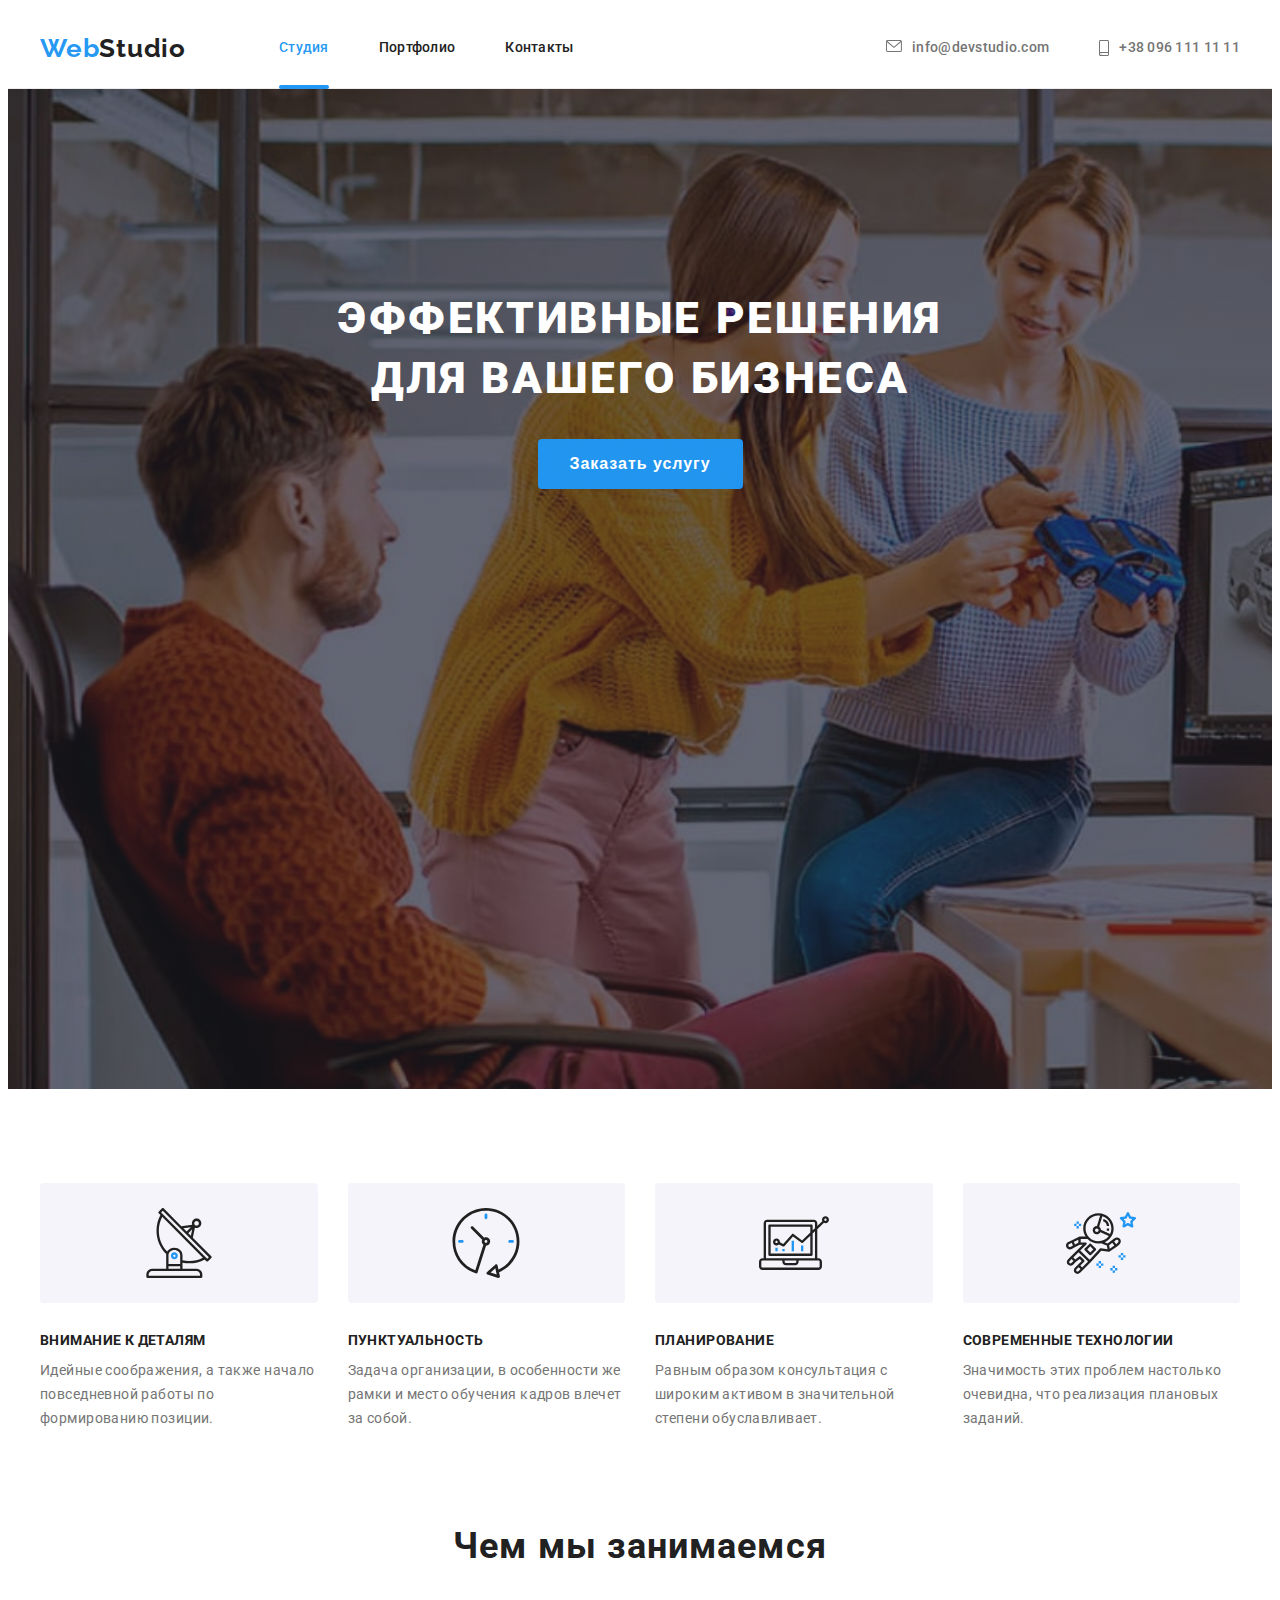
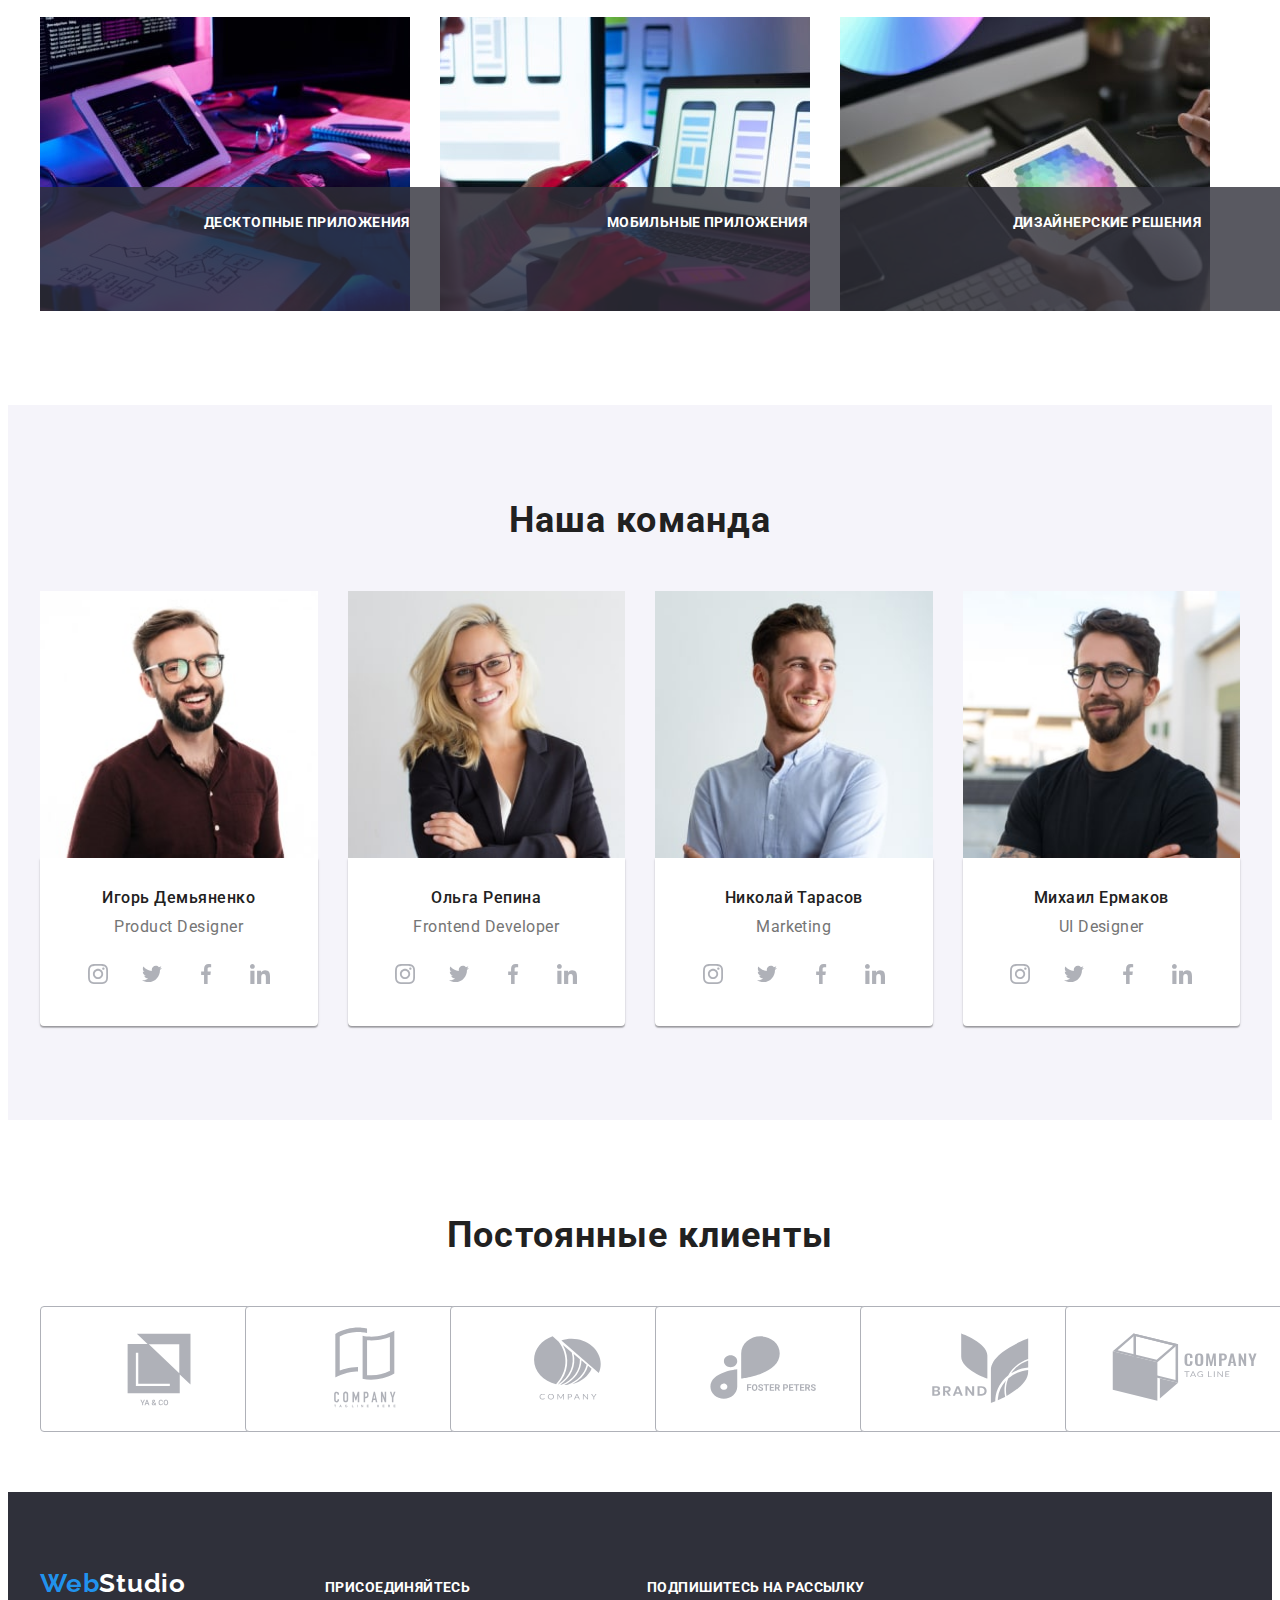
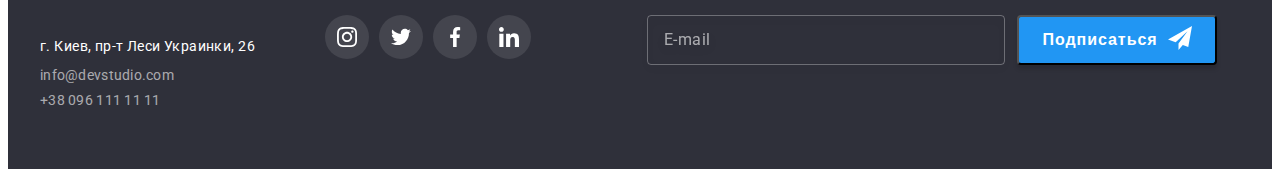
<file: index.html>
<!DOCTYPE html>
<html lang="ru">
  <head>
    <meta charset="UTF-8" />
    <meta http-equiv="X-UA-Compatible" content="IE=edge" />
    <meta name="viewport" content="width=device-width, initial-scale=1.0" />
    <link rel="preconnect" href="https://fonts.googleapis.com" />
    <link rel="preconnect" href="https://fonts.gstatic.com" crossorigin />
    <link
      href="https://fonts.googleapis.com/css2?family=Raleway:ital,wght@0,700;1,700&family=Roboto:ital,wght@0,400;0,500;0,700;0,900;1,400;1,500;1,700;1,900&display=swap"
      rel="stylesheet"
    />
    <link
      rel="stylesheet"
      href="https://cdnjs.cloudflare.com/ajax/libs/modern-normalize/1.1.0/modern-normalize.min.css"
      integrity="sha512-wpPYUAdjBVSE4KJnH1VR1HeZfpl1ub8YT/NKx4PuQ5NmX2tKuGu6U/JRp5y+Y8XG2tV+wKQpNHVUX03MfMFn9Q=="
      crossorigin="anonymous"
      referrerpolicy="no-referrer"
    />
    <link rel="stylesheet" href="./css/main.min.css" />
    <title>WebStudio</title>
  </head>
  <body>
    <!-- HEADER -->
    <header class="header">
      <div class="container">
        <nav class="navigation">
          <a href="/" lang="en" class="logo"><span class="span-logo">Web</span>Studio</a>

          <ul class="header__list list">
            <li class="header__item">
              <a class="header__link link current" href="./index.html">Студия</a>
            </li>
            <li class="header__item">
              <a class="header__link link" href="./portfolio.html">Портфолио</a>
            </li>
            <li class="header__item">
              <a class="header__link link" href="">Контакты</a>
            </li>
          </ul>
        </nav>

        <div class="header__wrapper">
          <ul class="header__contacts list">
            <li class="header__сontact-details">
              <a class="header__mail link" href="mailto:info@devstudio.com"
                ><svg class="header__envelope" width="16" height="12">
                  <use href="./images/sprite.svg#icon-envelope"></use></svg
                >info@devstudio.com</a
              >
            </li>
            <li class="header__сontact-details">
              <a class="header__tel link" href="tel:+380961111111"
                ><svg class="header__smartphone" width="10" height="16">
                  <use href="./images/sprite.svg#icon-smartphone"></use></svg
                >+38 096 111 11 11</a
              >
            </li>
          </ul>
        </div>

        <button class="menu-open" data-menu-open>
          <svg class="menu-burger" width="44" height="44">
            <use href="./images/sprite.svg#icon-menu"></use>
          </svg>
        </button>
      </div>

      <div class="mob-menu is-hidden" data-menu>
        <button class="menu-close" data-menu-close>
          <svg class="menu-cross" width="44" height="44">
            <use href="./images/sprite.svg#icon-menu-close"></use>
          </svg>
        </button>

        <div class="mob-menu__nav">
          <ul class="mob-menu__list list">
            <li class="mob-menu__item">
              <a class="mob-menu__link link current" href="./index.html">Студия</a>
            </li>
            <li class="mob-menu__item">
              <a class="mob-menu__link link" href="./portfolio.html">Портфолио</a>
            </li>
            <li class="mob-menu__item">
              <a class="mob-menu__link link" href="">Контакты</a>
            </li>
          </ul>
        </div>

        <div class="mob-menu__wrapper">
          <ul class="mob-menu__contacts list">
            <li class="mob-menu__сontact-details">
              <a class="mob-menu__tel link" href="tel:+380961111111">+38 096 111 11 11</a>
            </li>
            <li class="mob-menu__сontact-details">
              <a class="mob-menu__mail link" href="mailto:info@devstudio.com">info@devstudio.com</a>
            </li>
          </ul>
          <div class="mob-menu__bottom">
            <ul class="mob-menu__socials list">
              <li class="mob-menu__socials-item">
                <a class="mob-menu__socials-link link" href="">Instagram</a>
              </li>
              <li class="mob-menu__socials-item">
                <a class="mob-menu__socials-link link" href="">Twitter</a>
              </li>
              <li class="mob-menu__socials-item">
                <a class="mob-menu__socials-link link" href="">Facebook</a>
              </li>
              <li class="mob-menu__socials-item">
                <a class="mob-menu__socials-link link" href="">LinkedIn</a>
              </li>
            </ul>
          </div>
        </div>
      </div>
    </header>

    <!-- MAIN -->
    <main class="">
      <section class="hero">
        <div class="container">
          <h1 class="hero__heading heading">
            Эффективные решения<br />
            для вашего бизнеса
          </h1>
          <button class="hero__btn" type="button" data-modal-open>Заказать услугу</button>
        </div>
      </section>

      <!-- BENEFITS -->

      <section class="benefits section">
        <div class="container">
          <h2 hidden>Скрытый заголовок</h2>
          <ul class="benefits__list list">
            <li class="benefits__item">
              <div class="benefits-picture">
                <svg class="benefits-picture__icon" width="70" height="70">
                  <use href="./images/sprite.svg#icon-antenna"></use>
                </svg>
              </div>
              <h3 class="benefits__heading">Внимание к деталям</h3>
              <p class="benefits__text">
                Идейные соображения, а также начало повседневной работы по формированию позиции.
              </p>
            </li>
            <li class="benefits__item">
              <div class="benefits-picture">
                <svg class="benefits-picture__icon" width="70" height="70">
                  <use href="./images/sprite.svg#icon-clock"></use>
                </svg>
              </div>
              <h3 class="benefits__heading">Пунктуальность</h3>
              <p class="benefits__text">
                Задача организации, в особенности же рамки и место обучения кадров влечет за собой.
              </p>
            </li>
            <li class="benefits__item">
              <div class="benefits-picture">
                <svg class="benefits-picture__icon" width="70" height="70">
                  <use href="./images/sprite.svg#icon-diagram"></use>
                </svg>
              </div>
              <h3 class="benefits__heading">Планирование</h3>
              <p class="benefits__text">
                Равным образом консультация с широким активом в значительной степени обуславливает.
              </p>
            </li>
            <li class="benefits__item">
              <div class="benefits-picture">
                <svg class="benefits-picture__icon" width="70" height="70">
                  <use href="./images/sprite.svg#icon-astronaut"></use>
                </svg>
              </div>
              <h3 class="benefits__heading">Современные технологии</h3>
              <p class="benefits__text">
                Значимость этих проблем настолько очевидна, что реализация плановых заданий.
              </p>
            </li>
          </ul>
        </div>
      </section>

      <!-- ACTIVITY -->

      <section class="activity section">
        <div class="container">
          <h2 class="activity__heading heading">Чем мы занимаемся</h2>
          <ul class="activity__list list">
            <li class="activity__item">
              <img
                class="activity__img"
                srcset="
                  ./images/photos/img1-activity-min.jpg   1x,
                  ./images/photos/img1-activity2x-min.jpg 2x
                "
                src="./images/photos/box1.jpg"
                alt="руки програмиста клавиатура и планшет"
                width="370"
                height="294"
              />
              <div class="activity-description">
                <p class="activity-description__text">Десктопные приложения</p>
              </div>
            </li>
            <li class="activity__item">
              <img
                class="activity__img"
                srcset="
                  ./images/photos/img2-activity-min.jpg   1x,
                  ./images/photos/img2-activity2x-min.jpg 2x
                "
                src="./images/photos/box2.jpg"
                alt="руки дизайнера ноутбук и телефон в одной руке"
                width="370"
                height="294"
              />
              <div class="activity-description">
                <p class="activity-description__text">Мобильные приложения</p>
              </div>
            </li>
            <li class="activity__item">
              <img
                class="activity__img"
                srcset="
                  ./images/photos/img3-activity-min.jpg   1x,
                  ./images/photos/img3-activity2x-min.jpg 2x
                "
                src="./images/photos/box3.jpg"
                alt="планшет в руках"
                width="370"
                height="294"
              />
              <div class="activity-description">
                <p class="activity-description__text">Дизайнерские решения</p>
              </div>
            </li>
          </ul>
        </div>
      </section>

      <!-- TEAM -->

      <section class="team section">
        <div class="container">
          <h2 class="team__heading heading">Наша команда</h2>
          <ul class="team__list list">
            <li class="team__item">
              <picture>
                <source
                  srcset="
                    ./images/team-photos/img-desk-min.jpg   1x,
                    ./images/team-photos/img-desk2x-min.jpg 2x
                  "
                  media="(min-width:1200px)"
                  type="image/jpeg"
                />
                <source
                  srcset="
                    ./images/team-photos/img-tabl-min.jpg   1x,
                    ./images/team-photos/img-tabl2x-min.jpg 2x
                  "
                  media="(min-width:768px)"
                  type="image/jpeg"
                />

                <img
                  class="team__photo"
                  srcset="
                    ./images/team-photos/img-mobile-min.jpg   1x,
                    ./images/team-photos/img-mobile2x-min.jpg 2x
                  "
                  src="./images/team-photos/img-mobile-min.jpg"
                  alt="фото сотрудника"
                  width="450"
                  height="460"
                />
              </picture>

              <div class="employees">
                <h3 class="employees__heading">Игорь Демьяненко</h3>
                <p class="employees__text" lang="en">Product Designer</p>
                <ul class="employees-socials socials list">
                  <li class="employees-socials__item">
                    <a href="" class="employees-socials__link link">
                      <svg class="employees-socials__icon" width="20" height="20">
                        <use href="./images/sprite.svg#icon-instagram"></use>
                      </svg>
                    </a>
                  </li>
                  <li class="employees-socials__item">
                    <a href="" class="employees-socials__link">
                      <svg class="employees-socials__icon" width="20" height="20">
                        <use href="./images/sprite.svg#icon-twitter"></use>
                      </svg>
                    </a>
                  </li>
                  <li class="employees-socials__item">
                    <a href="" class="employees-socials__link">
                      <svg class="employees-socials__icon" width="20" height="20">
                        <use href="./images/sprite.svg#icon-facebook"></use>
                      </svg>
                    </a>
                  </li>
                  <li class="employees-socials__item">
                    <a href="" class="employees-socials__link">
                      <svg class="employees-socials__icon" width="20" height="20">
                        <use href="./images/sprite.svg#icon-linkedin"></use>
                      </svg>
                    </a>
                  </li>
                </ul>
              </div>
            </li>
            <li class="team__item">
              <picture>
                <source
                  srcset="
                    ./images/team-photos/img2-desk-min.jpg   1x,
                    ./images/team-photos/img2-desk2x-min.jpg 2x
                  "
                  media="(min-width:1200px)"
                  type="image/jpeg"
                />
                <source
                  srcset="
                    ./images/team-photos/img2-tabl-min.jpg   1x,
                    ./images/team-photos/img2-tabl2x-min.jpg 2x
                  "
                  media="(min-width:768px)"
                  type="image/jpeg"
                />

                <img
                  class="team__photo"
                  srcset="
                    ./images/team-photos/img2-mob-min.jpg   1x,
                    ./images/team-photos/img2-mob2x-min.jpg 2x
                  "
                  src="./images/team-photos/img2-mob-min.jpg"
                  alt="фото сотрудника"
                  width="450"
                  height="460"
                />
              </picture>
              <div class="employees">
                <h3 class="employees__heading">Ольга Репина</h3>
                <p class="employees__text" lang="en">Frontend Developer</p>
                <ul class="employees-socials socials list">
                  <li class="employees-socials__item">
                    <a href="" class="employees-socials__link link">
                      <svg class="employees-socials__icon" width="20" height="20">
                        <use href="./images/sprite.svg#icon-instagram"></use>
                      </svg>
                    </a>
                  </li>
                  <li class="employees-socials__item">
                    <a href="" class="employees-socials__link">
                      <svg class="employees-socials__icon" width="20" height="20">
                        <use href="./images/sprite.svg#icon-twitter"></use>
                      </svg>
                    </a>
                  </li>
                  <li class="employees-socials__item">
                    <a href="" class="employees-socials__link">
                      <svg class="employees-socials__icon" width="20" height="20">
                        <use href="./images/sprite.svg#icon-facebook"></use>
                      </svg>
                    </a>
                  </li>
                  <li class="employees-socials__item">
                    <a href="" class="employees-socials__link">
                      <svg class="employees-socials__icon" width="20" height="20">
                        <use href="./images/sprite.svg#icon-linkedin"></use>
                      </svg>
                    </a>
                  </li>
                </ul>
              </div>
            </li>
            <li class="team__item">
              <picture>
                <source
                  srcset="
                    ./images/team-photos/img3-desk-min.jpg   1x,
                    ./images/team-photos/img3-desk2x-min.jpg 2x
                  "
                  media="(min-width:1200px)"
                  type="image/jpeg"
                />
                <source
                  srcset="
                    ./images/team-photos/img3-tabl-min.jpg   1x,
                    ./images/team-photos/img3-tabl2x-min.jpg 2x
                  "
                  media="(min-width:768px)"
                  type="image/jpeg"
                />

                <img
                  class="team__photo"
                  srcset="
                    ./images/team-photos/img3-mob-min.jpg   1x,
                    ./images/team-photos/img3-mob2x-min.jpg 2x
                  "
                  src="./images/team-photos/img3-mob-min.jpg"
                  alt="фото сотрудника"
                  width="450"
                  height="460"
                />
              </picture>
              <div class="employees">
                <h3 class="employees__heading">Николай Тарасов</h3>
                <p class="employees__text" lang="en">Marketing</p>
                <ul class="employees-socials socials list">
                  <li class="employees-socials__item">
                    <a href="" class="employees-socials__link link">
                      <svg class="employees-socials__icon" width="20" height="20">
                        <use href="./images/sprite.svg#icon-instagram"></use>
                      </svg>
                    </a>
                  </li>
                  <li class="employees-socials__item">
                    <a href="" class="employees-socials__link">
                      <svg class="employees-socials__icon" width="20" height="20">
                        <use href="./images/sprite.svg#icon-twitter"></use>
                      </svg>
                    </a>
                  </li>
                  <li class="employees-socials__item">
                    <a href="" class="employees-socials__link">
                      <svg class="employees-socials__icon" width="20" height="20">
                        <use href="./images/sprite.svg#icon-facebook"></use>
                      </svg>
                    </a>
                  </li>
                  <li class="employees-socials__item">
                    <a href="" class="employees-socials__link">
                      <svg class="employees-socials__icon" width="20" height="20">
                        <use href="./images/sprite.svg#icon-linkedin"></use>
                      </svg>
                    </a>
                  </li>
                </ul>
              </div>
            </li>
            <li class="team__item">
              <picture>
                <source
                  srcset="
                    ./images/team-photos/img4-desk-min.jpg   1x,
                    ./images/team-photos/img4-desk2x-min.jpg 2x
                  "
                  media="(min-width:1200px)"
                  type="image/jpeg"
                />
                <source
                  srcset="
                    ./images/team-photos/img4-tabl-min.jpg   1x,
                    ./images/team-photos/img4-tabl2x-min.jpg 2x
                  "
                  media="(min-width:768px)"
                  type="image/jpeg"
                />

                <img
                  class="team__photo"
                  srcset="
                    ./images/team-photos/img4-mob-min.jpg   1x,
                    ./images/team-photos/img4-mob2x-min.jpg 2x
                  "
                  src="./images/team-photos/img4-mob-min.jpg"
                  alt="фото сотрудника"
                  width="450"
                  height="460"
                />
              </picture>
              <div class="employees">
                <h3 class="employees__heading">Михаил Ермаков</h3>
                <p class="employees__text" lang="en">UI Designer</p>
                <ul class="employees-socials socials list">
                  <li class="employees-socials__item">
                    <a href="" class="employees-socials__link link">
                      <svg class="employees-socials__icon" width="20" height="20">
                        <use href="./images/sprite.svg#icon-instagram"></use>
                      </svg>
                    </a>
                  </li>
                  <li class="employees-socials__item">
                    <a href="" class="employees-socials__link">
                      <svg class="employees-socials__icon" width="20" height="20">
                        <use href="./images/sprite.svg#icon-twitter"></use>
                      </svg>
                    </a>
                  </li>
                  <li class="employees-socials__item">
                    <a href="" class="employees-socials__link">
                      <svg class="employees-socials__icon" width="20" height="20">
                        <use href="./images/sprite.svg#icon-facebook"></use>
                      </svg>
                    </a>
                  </li>
                  <li class="employees-socials__item">
                    <a href="" class="employees-socials__link">
                      <svg class="employees-socials__icon" width="20" height="20">
                        <use href="./images/sprite.svg#icon-linkedin"></use>
                      </svg>
                    </a>
                  </li>
                </ul>
              </div>
            </li>
          </ul>
        </div>
      </section>

      <!-- CLIENTS -->

      <section class="clients section">
        <div class="container">
          <h2 class="clients__heading heading">Постоянные клиенты</h2>
          <ul class="clients__list list">
            <li class="clients__item">
              <a href="" class="clients__link link">
                <svg class="clients__icon" width="106" height="60">
                  <use href="./images/sprite.svg#icon-logo-six"></use>
                </svg>
              </a>
            </li>
            <li class="clients__item">
              <a href="" class="clients__link link">
                <svg class="clients__icon" width="106" height="60">
                  <use href="./images/sprite.svg#icon-logo-one"></use>
                </svg>
              </a>
            </li>
            <li class="clients__item">
              <a href="" class="clients__link link">
                <svg class="clients__icon" width="106" height="60">
                  <use href="./images/sprite.svg#icon-logo-two"></use>
                </svg>
              </a>
            </li>
            <li class="clients__item">
              <a href="" class="clients__link link">
                <svg class="clients__icon" width="106" height="60">
                  <use href="./images/sprite.svg#icon-logo-three"></use>
                </svg>
              </a>
            </li>
            <li class="clients__item">
              <a href="" class="clients__link link">
                <svg class="clients__icon" width="106" height="60">
                  <use href="./images/sprite.svg#icon-logo-four"></use>
                </svg>
              </a>
            </li>
            <li class="clients__item">
              <a href="" class="clients__link link">
                <svg class="clients__icon" width="106" height="60">
                  <use href="./images/sprite.svg#icon-logo-five"></use>
                </svg>
              </a>
            </li>
          </ul>
        </div>
      </section>
    </main>

    <!-- FOOTER -->
    <footer class="footer">
      <div class="container">
        <div class="footer__left">
          <a href="/" lang="en" class="footer__logo logo"
            ><span class="footer-span__logo">Web</span>Studio</a
          >
          <address class="footer__address link">
            <a class="map link" href="">г. Киев, пр-т Леси Украинки, 26</a>
            <ul class="footer-contacts list">
              <li class="footer__item">
                <a class="footer__mail link" href="mailto:info@devstudio.com">info@devstudio.com</a>
              </li>
              <li class="footer__item">
                <a class="footer__tel link" href="tel:+380961111111">+38 096 111 11 11</a>
              </li>
            </ul>
          </address>
        </div>

        <div class="footer__right">
          <h3 class="footer__heading">присоединяйтесь</h3>
          <ul class="footer__socials list">
            <li class="footer__socials-item">
              <a href="" class="footer__socials-link link">
                <svg class="footer__socials-icon" width="20" height="20">
                  <use href="./images/sprite.svg#icon-instagram"></use>
                </svg>
              </a>
            </li>
            <li class="footer__socials-item">
              <a href="" class="footer__socials-link">
                <svg class="footer__socials-icon" width="20" height="20">
                  <use href="./images/sprite.svg#icon-twitter"></use>
                </svg>
              </a>
            </li>
            <li class="footer__socials-item">
              <a href="" class="footer__socials-link">
                <svg class="footer__socials-icon" width="20" height="20">
                  <use href="./images/sprite.svg#icon-facebook"></use>
                </svg>
              </a>
            </li>
            <li class="footer__socials-item">
              <a href="" class="footer__socials-link">
                <svg class="footer__socials-icon" width="20" height="20">
                  <use href="./images/sprite.svg#icon-linkedin"></use>
                </svg>
              </a>
            </li>
          </ul>
        </div>
        <div class="mailing">
          <b class="mailing__heading">Подпишитесь на рассылку</b>
          <form action="#" class="mailing__form">
            <input
              type="email"
              id="email"
              class="mailing__input"
              name="input-email"
              placeholder="E-mail"
            />
            <button class="mailing__btn" type="submit">
              Подписаться
              <span class="mailing__wrap">
                <svg class="mailing__icon-send" width="24" height="24">
                  <use href="./images/sprite.svg#icon-icon-send"></use>
                </svg>
              </span>
            </button>
          </form>
        </div>
      </div>
    </footer>

    <!-- MODAL WINDOW -->
    <div class="backdrop is-hidden" data-modal>
      <div class="modal">
        <button class="modal__btn" data-modal-close>
          <svg class="modal__icon" width="18" height="18">
            <use href="./images/sprite.svg#icon-close-black-18dp"></use>
          </svg>
        </button>
        <b class="modal__heading">Оставьте свои данные, мы вам перезвоним</b>
        <form action="#" class="modal__form">
          <div class="modal-field">
            <label for="input-name" class="modal-field__lable">Имя</label>
            <span class="modal-field__wrap">
              <input type="text" id="input-name" class="modal-field__input" name="modal-name" />
              <svg class="modal-field__icon" width="18" height="18">
                <use href="./images/sprite.svg#icon-person"></use>
              </svg>
            </span>
          </div>
          <div class="modal-field">
            <label for="input-tel" class="modal-field__lable">Телефон</label>
            <span class="modal-field__wrap">
              <input type="tel" id="input-tel" class="modal-field__input" name="modal-name" />
              <svg class="modal-field__icon" width="18" height="18">
                <use href="./images/sprite.svg#icon-phone"></use>
              </svg>
            </span>
          </div>
          <div class="modal-field">
            <label for="input-email" class="modal-field__lable">Почта</label>
            <span class="modal-field__wrap">
              <input type="email" id="input-email" class="modal-field__input" name="modal-name" />
              <svg class="modal-field__icon" width="18" height="18">
                <use href="./images/sprite.svg#icon-email"></use>
              </svg>
            </span>
          </div>
          <div class="modal-field">
            <label for="comment" class="modal-field__lable">Комментарий</label>
            <textarea
              name="modal-comments"
              id="comment"
              class="modal-field__comments"
              placeholder="Введите текст"
            ></textarea>
          </div>
          <div class="modal-check">
            <input
              type="checkbox"
              id="check"
              name="policy"
              class="visually-hidden modal-check__checkbox"
            />
            <label for="check" class="modal-check__label"
              ><span class="modal-check__wrapper">
                <svg class="modal-check__icon" width="11" height="8">
                  <use href="./images/sprite.svg#icon-vector"></use>
                </svg> </span
              >Соглашаюсь с рассылкой и принимаю
              <a class="modal-link" href="">Условия договора</a></label
            >
          </div>
          <button class="check-btn" type="submit">Отправить</button>
        </form>
      </div>
    </div>

    <script src="./js/modal.js"></script>
    <script src="./js/menu.js"></script>
  </body>
</html>
</file>
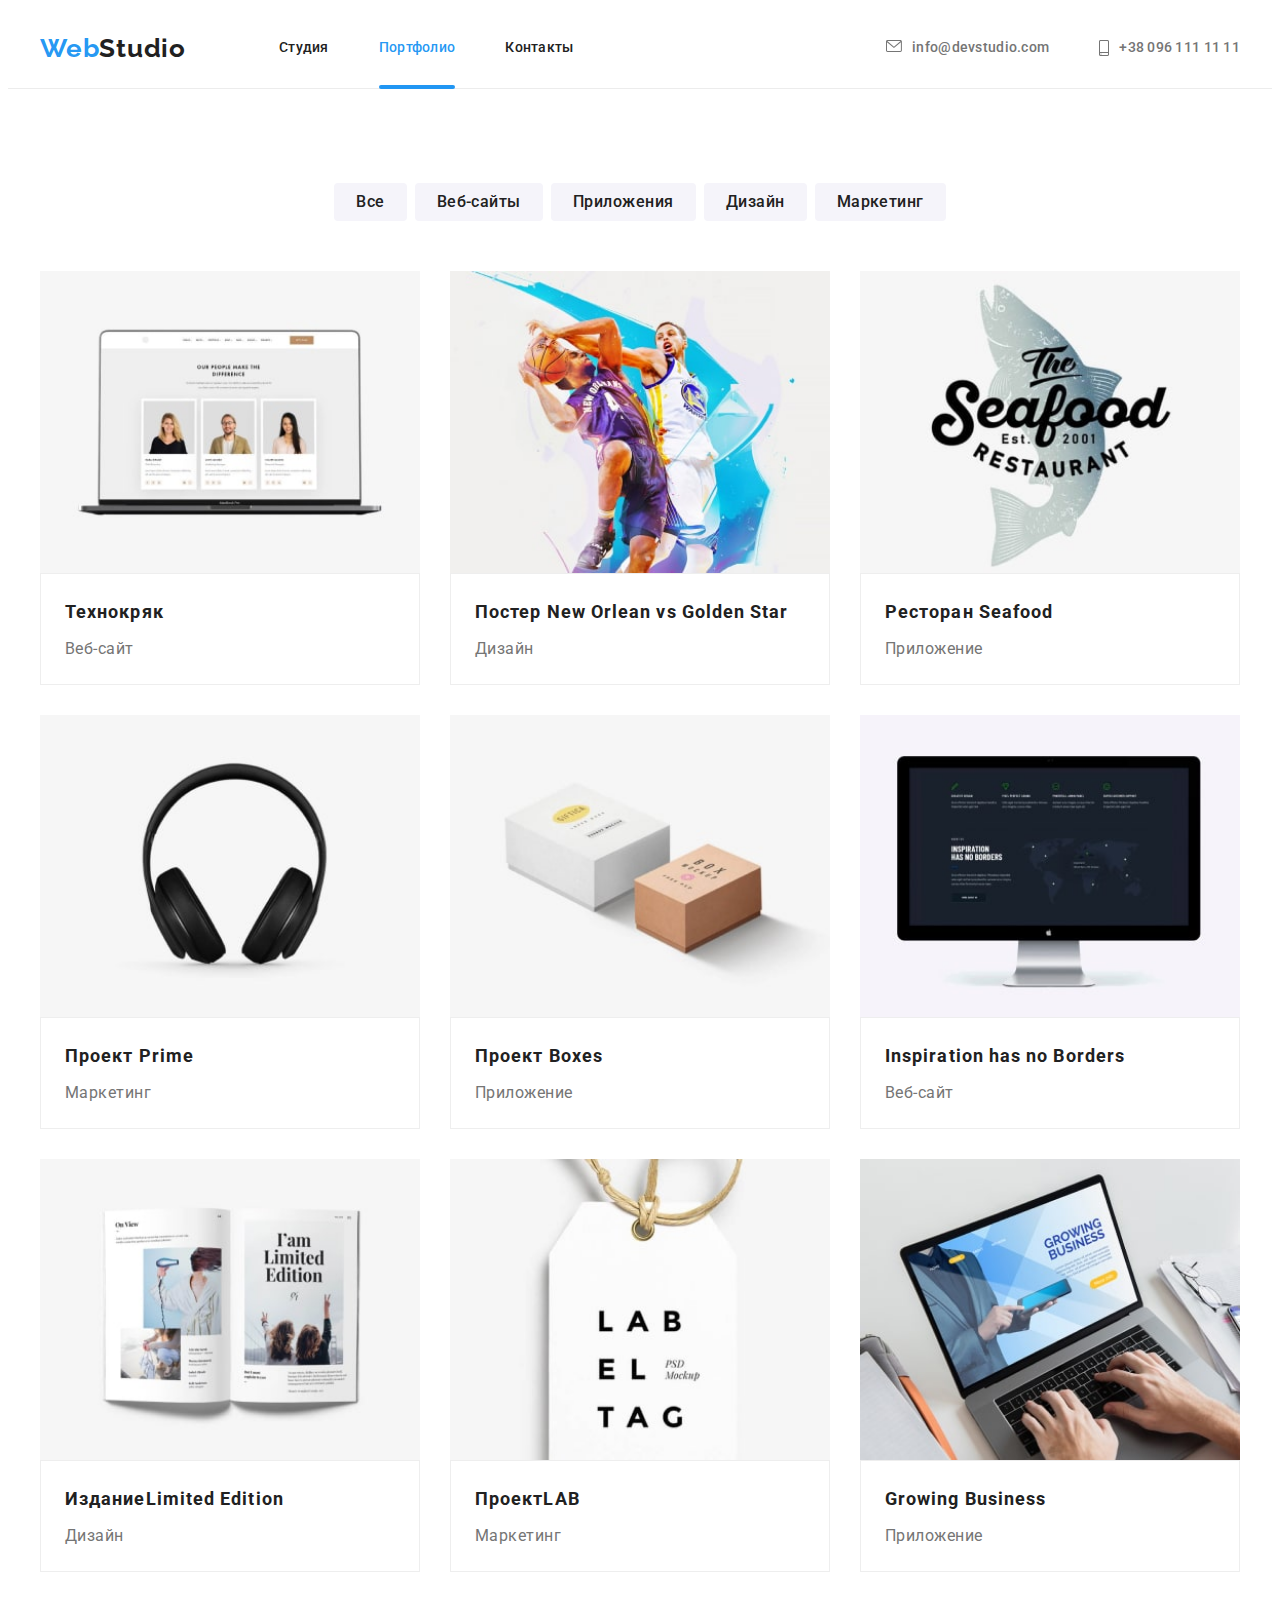
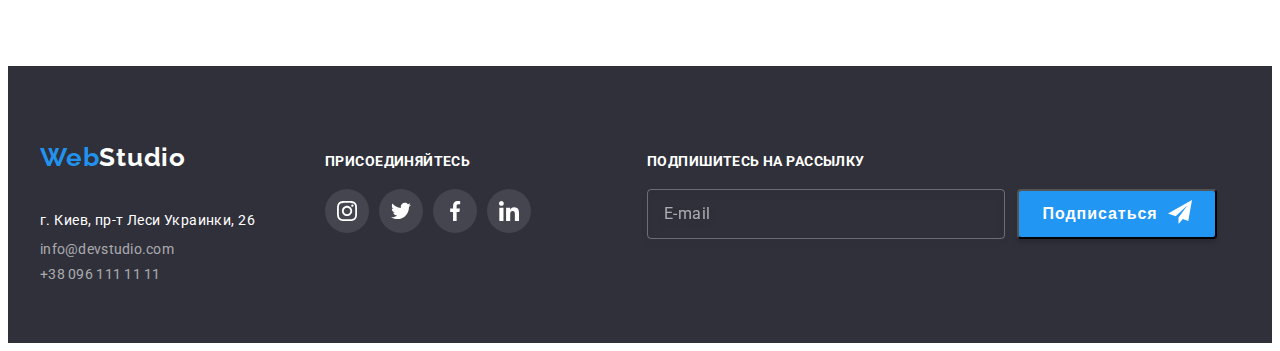
<file: portfolio.html>
<!DOCTYPE html>
<html lang="ru">
  <head>
    <meta charset="UTF-8" />
    <meta http-equiv="X-UA-Compatible" content="IE=edge" />
    <meta name="viewport" content="width=device-width, initial-scale=1.0" />
    <link rel="preconnect" href="https://fonts.googleapis.com" />
    <link rel="preconnect" href="https://fonts.gstatic.com" crossorigin />
    <link
      href="https://fonts.googleapis.com/css2?family=Raleway:ital,wght@0,700;1,700&family=Roboto:ital,wght@0,400;0,500;0,700;0,900;1,400;1,500;1,700;1,900&display=swap"
      rel="stylesheet"
    />
    <link
      rel="stylesheet"
      href="https://cdnjs.cloudflare.com/ajax/libs/modern-normalize/1.1.0/modern-normalize.min.css"
      integrity="sha512-wpPYUAdjBVSE4KJnH1VR1HeZfpl1ub8YT/NKx4PuQ5NmX2tKuGu6U/JRp5y+Y8XG2tV+wKQpNHVUX03MfMFn9Q=="
      crossorigin="anonymous"
      referrerpolicy="no-referrer"
    />
    <link rel="stylesheet" href="./css/main.min.css" />
    <title>Portfolio</title>
  </head>
  <body>
    <!-- HEADER -->

    <header class="header">
      <div class="container">
        <nav class="navigation">
          <a href="/" lang="en" class="logo"><span class="span-logo">Web</span>Studio</a>

          <ul class="header__list list">
            <li class="header__item">
              <a class="header__link link" href="./index.html">Студия</a>
            </li>
            <li class="header__item">
              <a class="header__link link current" href="./portfolio.html">Портфолио</a>
            </li>
            <li class="header__item">
              <a class="header__link link" href="">Контакты</a>
            </li>
          </ul>
        </nav>

        <div class="header__wrapper">
          <ul class="header__contacts list">
            <li class="header__сontact-details">
              <a class="header__mail link" href="mailto:info@devstudio.com"
                ><svg class="header__envelope" width="16" height="12">
                  <use href="./images/sprite.svg#icon-envelope"></use></svg
                >info@devstudio.com</a
              >
            </li>
            <li class="header__сontact-details">
              <a class="header__tel link" href="tel:+380961111111"
                ><svg class="header__smartphone" width="10" height="16">
                  <use href="./images/sprite.svg#icon-smartphone"></use></svg
                >+38 096 111 11 11</a
              >
            </li>
          </ul>
        </div>

        <button class="menu-open" data-menu-open>
          <svg class="menu-burger" width="44" height="44">
            <use href="./images/sprite.svg#icon-menu"></use>
          </svg>
        </button>
      </div>

      <div class="mob-menu is-hidden" data-menu>
        <button class="menu-close" data-menu-close>
          <svg class="menu-cross" width="44" height="44">
            <use href="./images/sprite.svg#icon-menu-close"></use>
          </svg>
        </button>

        <div class="mob-menu__nav">
          <ul class="mob-menu__list list">
            <li class="mob-menu__item">
              <a class="mob-menu__link link" href="./index.html">Студия</a>
            </li>
            <li class="mob-menu__item">
              <a class="mob-menu__link link current" href="./portfolio.html">Портфолио</a>
            </li>
            <li class="mob-menu__item">
              <a class="mob-menu__link link" href="">Контакты</a>
            </li>
          </ul>
        </div>

        <div class="mob-menu__wrapper">
          <ul class="mob-menu__contacts list">
            <li class="mob-menu__сontact-details">
              <a class="mob-menu__tel link" href="tel:+380961111111">+38 096 111 11 11</a>
            </li>
            <li class="mob-menu__сontact-details">
              <a class="mob-menu__mail link" href="mailto:info@devstudio.com">info@devstudio.com</a>
            </li>
          </ul>
          <div class="mob-menu__bottom">
            <ul class="mob-menu__socials list">
              <li class="mob-menu__socials-item">
                <a class="mob-menu__socials-link link" href="">Instagram</a>
              </li>
              <li class="mob-menu__socials-item">
                <a class="mob-menu__socials-link link" href="">Twitter</a>
              </li>
              <li class="mob-menu__socials-item">
                <a class="mob-menu__socials-link link" href="">Facebook</a>
              </li>
              <li class="mob-menu__socials-item">
                <a class="mob-menu__socials-link link" href="">LinkedIn</a>
              </li>
            </ul>
          </div>
        </div>
      </div>
    </header>

    <!-- <header class="header">
      <div class="container">
        <nav class="navigation">
          <a href="/" lang="en" class="logo"><span class="span-logo">Web</span>Studio</a>

          <ul class="header__list list">
            <li class="header__item">
              <a class="header__link link" href="./index.html">Студия</a>
            </li>
            <li class="header__item">
              <a class="header__link link current" href="./portfolio.html">Портфолио</a>
            </li>
            <li class="header__item">
              <a class="header__link link" href="">Контакты</a>
            </li>
          </ul>
        </nav>
        <ul class="header__contacts list">
          <li class="header__сontact-details">
            <a class="header__mail link" href="mailto:info@devstudio.com"
              ><svg class="header__envelope" width="16" height="12">
                <use href="./images/sprite.svg#icon-envelope"></use></svg
              >info@devstudio.com</a
            >
          </li>
          <li class="header__сontact-details">
            <a class="header__tel link" href="tel:+380961111111"
              ><svg class="header__smartphone" width="10" height="16">
                <use href="./images/sprite.svg#icon-smartphone"></use></svg
              >+38 096 111 11 11</a
            >
          </li>
        </ul>
      </div>
    </header> -->

    <!-- MAIN -->
    <main class="portfolio">
      <section class="portfolio-section section">
        <div class="container">
          <h1 hidden>Portfolio</h1>

          <div class="filters">
            <ul class="filters-list list">
              <li class="filters-item">
                <button class="btn" type="button">Все</button>
              </li>
              <li class="filters-item">
                <button class="btn" type="button">Веб-сайты</button>
              </li>
              <li class="filters-item">
                <button class="btn" type="button">Приложения</button>
              </li>
              <li class="filters-item">
                <button class="btn" type="button">Дизайн</button>
              </li>
              <li class="filters-item">
                <button class="btn" type="button">Маркетинг</button>
              </li>
            </ul>
          </div>

          <!-- gallery -->

          <ul class="projects-list list">
            <li class="projects-item">
              <a class="projects-link link" href="">
                <div class="projects-overlay">
                  <picture>
                    <source
                      srcset="
                        ./images/portfolio-images/img1-projects-desk-min.jpg   1x,
                        ./images/portfolio-images/img1-projects-desk2x-min.jpg 2x
                      "
                      media="(min-width:1200px)"
                      type="image/jpeg"
                    />
                    <source
                      srcset="
                        ./images/portfolio-images/img1-projects-tabl-min.jpg   1x,
                        ./images/portfolio-images/img1-projects-tabl2x-min.jpg 2x
                      "
                      media="(min-width:768px)"
                      type="image/jpeg"
                    />
                    <img
                      class="projects-img"
                      srcset="
                        ./images/portfolio-images/img1-projects-min.jpg   1x,
                        ./images/portfolio-images/img1-projects2x-min.jpg 2x
                      "
                      src="./images/portfolio-images/img1-projects-min.jpg"
                      alt="ноутбук"
                      width="450"
                      height="294"
                    />
                  </picture>
                  <p class="projects-description">
                    Технокряк это современная площадка распространения коронавируса. Компании
                    используют эту платформу для цифрового шпионажа и атак на защищённые сервера
                    конкурентов.
                  </p>
                </div>
                <div class="projects-content">
                  <h2 class="projects-heading">Технокряк</h2>
                  <p class="projects-text">Веб-сайт</p>
                </div>
              </a>
            </li>

            <li class="projects-item">
              <a class="projects-link link" href="">
                <div class="projects-overlay">
                  <picture>
                    <source
                      srcset="
                        ./images/portfolio-images/img2-projects-desk-min.jpg   1x,
                        ./images/portfolio-images/img2-projects-desk2x-min.jpg 2x
                      "
                      media="(min-width:1200px)"
                      type="image/jpeg"
                    />
                    <source
                      srcset="
                        ./images/portfolio-images/img2-projets-tabl-min.jpg   1x,
                        ./images/portfolio-images/img2-projets-tabl2x-min.jpg 2x
                      "
                      media="(min-width:768px)"
                      type="image/jpeg"
                    />
                    <img
                      class="projects-img"
                      srcset="
                        ./images/portfolio-images/img2-projects-min.jpg   1x,
                        ./images/portfolio-images/img2-projects2x-min.jpg 2x
                      "
                      src="./images/portfolio-images/img2-projects-min.jpg"
                      alt="баскетболисты"
                      width="450"
                      height="294"
                    />
                  </picture>
                  <p class="projects-description">
                    Технокряк это современная площадка распространения коронавируса. Компании
                    используют эту платформу для цифрового шпионажа и атак на защищённые сервера
                    конкурентов.
                  </p>
                </div>
                <div class="projects-content">
                  <h2 class="projects-heading">
                    Постер <span lang="en">New Orlean vs Golden Star</span>
                  </h2>
                  <p class="projects-text">Дизайн</p>
                </div>
              </a>
            </li>

            <li class="projects-item">
              <a class="projects-link link" href="">
                <div class="projects-overlay">
                  <picture>
                    <source
                      srcset="
                        ./images/portfolio-images/img3-projects-desk-min.jpg   1x,
                        ./images/portfolio-images/img3-projects-desk2x-min.jpg 2x
                      "
                      media="(min-width:1200px)"
                      type="image/jpeg"
                    />
                    <source
                      srcset="
                        ./images/portfolio-images/img3-projects-tabl-min.jpg   1x,
                        ./images/portfolio-images/img3-projects-tabl2x-min.jpg 2x
                      "
                      media="(min-width:768px)"
                      type="image/jpeg"
                    />
                    <img
                      class="projects-img"
                      srcset="
                        ./images/portfolio-images/img3-projects-min.jpg   1x,
                        ./images/portfolio-images/img3-projects2x-min.jpg 2x
                      "
                      src="./images/portfolio-images/img3-projects-min.jpg"
                      alt="эмблема ресторана"
                      width="450"
                      height="294"
                    />
                  </picture>
                  <p class="projects-description">
                    Технокряк это современная площадка распространения коронавируса. Компании
                    используют эту платформу для цифрового шпионажа и атак на защищённые сервера
                    конкурентов.
                  </p>
                </div>
                <div class="projects-content">
                  <h2 class="projects-heading">Ресторан <span lang="en">Seafood</span></h2>
                  <p class="projects-text">Приложение</p>
                </div>
              </a>
            </li>

            <li class="projects-item">
              <a class="projects-link link" href="">
                <div class="projects-overlay">
                  <picture>
                    <source
                      srcset="
                        ./images/portfolio-images/img4-projects-desk-min.jpg   1x,
                        ./images/portfolio-images/img4-projects-desk2x-min.jpg 2x
                      "
                      media="(min-width:1200px)"
                      type="image/jpeg"
                    />
                    <source
                      srcset="
                        ./images/portfolio-images/img4-projects-tabl-min.jpg   1x,
                        ./images/portfolio-images/img4-projects-tabl2x-min.jpg 2x
                      "
                      media="(min-width:768px)"
                      type="image/jpeg"
                    />
                    <img
                      class="projects-img"
                      src="./images/portfolio-images/img4-projects-min.jpg"
                      alt="наушники"
                      width="450"
                      height="294"
                    />
                  </picture>
                  <p class="projects-description">
                    Технокряк это современная площадка распространения коронавируса. Компании
                    используют эту платформу для цифрового шпионажа и атак на защищённые сервера
                    конкурентов.
                  </p>
                </div>
                <div class="projects-content">
                  <h2 class="projects-heading">Проект <span lang="en">Prime</span></h2>
                  <p class="projects-text">Маркетинг</p>
                </div>
              </a>
            </li>

            <li class="projects-item">
              <a class="projects-link link" href=""
                ><div class="projects-overlay">
                  <picture>
                    <source
                      srcset="
                        ./images/portfolio-images/img5-projects-desk-min.jpg   1x,
                        ./images/portfolio-images/img5-projects-desk2x-min.jpg 2x
                      "
                      media="(min-width:1200px)"
                      type="image/jpeg"
                    />
                    <source
                      srcset="
                        ./images/portfolio-images/img5-projects-tabl-min.jpg   1x,
                        ./images/portfolio-images/img5-projects-tabl2x-min.jpg 2x
                      "
                      media="(min-width:768px)"
                      type="image/jpeg"
                    />
                    <img
                      class="projects-img"
                      src="./images/portfolio-images/img5-projects-min.jpg"
                      alt="две коробки"
                      width="450"
                      height="294"
                    />
                  </picture>
                  <p class="projects-description">
                    Технокряк это современная площадка распространения коронавируса. Компании
                    используют эту платформу для цифрового шпионажа и атак на защищённые сервера
                    конкурентов.
                  </p>
                </div>
                <div class="projects-content">
                  <h2 class="projects-heading">Проект <span lang="en">Boxes</span></h2>
                  <p class="projects-text">Приложение</p>
                </div>
              </a>
            </li>

            <li class="projects-item">
              <a class="projects-link link" href=""
                ><div class="projects-overlay">
                  <picture>
                    <source
                      srcset="
                        ./images/portfolio-images/img6-projects-desk-min.jpg   1x,
                        ./images/portfolio-images/img6-projects-desk2x-min.jpg 2x
                      "
                      media="(min-width:1200px)"
                      type="image/jpeg"
                    />
                    <source
                      srcset="
                        ./images/portfolio-images/img6-projects-tabl-min.jpg   1x,
                        ./images/portfolio-images/img6-projects-tabl2x-min.jpg 2x
                      "
                      media="(min-width:768px)"
                      type="image/jpeg"
                    />
                    <img
                      class="projects-img"
                      src="./images/portfolio-images/img6-projects-min.jpg"
                      alt="монитор компьютера"
                      width="450"
                      height="294"
                    />
                  </picture>
                  <p class="projects-description">
                    Технокряк это современная площадка распространения коронавируса. Компании
                    используют эту платформу для цифрового шпионажа и атак на защищённые сервера
                    конкурентов.
                  </p>
                </div>
                <div class="projects-content">
                  <h2 class="projects-heading" lang="en">Inspiration has no Borders</h2>
                  <p class="projects-text">Веб-сайт</p>
                </div>
              </a>
            </li>

            <li class="projects-item">
              <a class="projects-link link" href=""
                ><div class="projects-overlay">
                  <picture>
                    <source
                      srcset="
                        ./images/portfolio-images/img7-projects-desk-min.jpg   1x,
                        ./images/portfolio-images/img7-projects-desk2x-min.jpg 2x
                      "
                      media="(min-width:1200px)"
                      type="image/jpeg"
                    />
                    <source
                      srcset="
                        ./images/portfolio-images/img7-projects-tabl-min.jpg   1x,
                        ./images/portfolio-images/img7-projects-tabl2x-min.jpg 2x
                      "
                      media="(min-width:768px)"
                      type="image/jpeg"
                    />
                    <img
                      class="projects-img"
                      src="./images/portfolio-images/img7-projects-min.jpg"
                      alt="журнал"
                      width="450"
                      height="294"
                    />
                  </picture>
                  <p class="projects-description">
                    Технокряк это современная площадка распространения коронавируса. Компании
                    используют эту платформу для цифрового шпионажа и атак на защищённые сервера
                    конкурентов.
                  </p>
                </div>
                <div class="projects-content">
                  <h2 class="projects-heading">Издание<span lang="en">Limited Edition</span></h2>
                  <p class="projects-text">Дизайн</p>
                </div>
              </a>
            </li>

            <li class="projects-item">
              <a class="projects-link link" href="">
                <div class="projects-overlay">
                  <picture>
                    <source
                      srcset="
                        ./images/portfolio-images/img8-projects-desk-min.jpg   1x,
                        ./images/portfolio-images/img8-projects-desk2x-min.jpg 2x
                      "
                      media="(min-width:1200px)"
                      type="image/jpeg"
                    />
                    <source
                      srcset="
                        ./images/portfolio-images/img8-projects-tabl-min.jpg   1x,
                        ./images/portfolio-images/img8-projects-tabl2x-min.jpg 2x
                      "
                      media="(min-width:768px)"
                      type="image/jpeg"
                    />
                    <img
                      class="projects-img"
                      src="./images/portfolio-images/img8-projects-min.jpg"
                      alt="лейба"
                      width="450"
                      height="294"
                    />
                  </picture>
                  <p class="projects-description">
                    Технокряк это современная площадка распространения коронавируса. Компании
                    используют эту платформу для цифрового шпионажа и атак на защищённые сервера
                    конкурентов.
                  </p>
                </div>
                <div class="projects-content">
                  <h2 class="projects-heading">Проект<span lang="en">LAB</span></h2>
                  <p class="projects-text">Маркетинг</p>
                </div>
              </a>
            </li>

            <li class="projects-item">
              <a class="projects-link link" href=""
                ><div class="projects-overlay">
                  <picture>
                    <source
                      srcset="
                        ./images/portfolio-images/img9-projects-desk-min.jpg   1x,
                        ./images/portfolio-images/img9-projects-desk2x-min.jpg 2x
                      "
                      media="(min-width:1200px)"
                      type="image/jpeg"
                    />
                    <source
                      srcset="
                        ./images/portfolio-images/img9-projects-tabl-min.jpg   1x,
                        ./images/portfolio-images/img9-projects-tabl2x-min.jpg 2x
                      "
                      media="(min-width:768px)"
                      type="image/jpeg"
                    />
                    <img
                      class="projects-img"
                      src="./images/portfolio-images/img9-projects-min.jpg"
                      alt="ноутбук с руками на клавиатуре"
                      width="450"
                      height="294"
                    />
                  </picture>
                  <p class="projects-description">
                    Технокряк это современная площадка распространения коронавируса. Компании
                    используют эту платформу для цифрового шпионажа и атак на защищённые сервера
                    конкурентов.
                  </p>
                </div>
                <div class="projects-content">
                  <h2 class="projects-heading" lang="en">Growing Business</h2>
                  <p class="projects-text">Приложение</p>
                </div>
              </a>
            </li>
          </ul>
        </div>
      </section>
    </main>

    <!-- FOOTER -->
    <footer class="footer">
      <div class="container">
        <div class="footer__left">
          <a href="/" lang="en" class="footer__logo logo"
            ><span class="footer-span__logo">Web</span>Studio</a
          >
          <address class="footer__address link">
            <a class="map link" href="">г. Киев, пр-т Леси Украинки, 26</a>
            <ul class="footer-contacts list">
              <li class="footer__item">
                <a class="footer__mail link" href="mailto:info@devstudio.com">info@devstudio.com</a>
              </li>
              <li class="footer__item">
                <a class="footer__tel link" href="tel:+380961111111">+38 096 111 11 11</a>
              </li>
            </ul>
          </address>
        </div>

        <div class="footer__right">
          <h3 class="footer__heading">присоединяйтесь</h3>
          <ul class="footer__socials list">
            <li class="footer__socials-item">
              <a href="" class="footer__socials-link link">
                <svg class="footer__socials-icon" width="20" height="20">
                  <use href="./images/sprite.svg#icon-instagram"></use>
                </svg>
              </a>
            </li>
            <li class="footer__socials-item">
              <a href="" class="footer__socials-link">
                <svg class="footer__socials-icon" width="20" height="20">
                  <use href="./images/sprite.svg#icon-twitter"></use>
                </svg>
              </a>
            </li>
            <li class="footer__socials-item">
              <a href="" class="footer__socials-link">
                <svg class="footer__socials-icon" width="20" height="20">
                  <use href="./images/sprite.svg#icon-facebook"></use>
                </svg>
              </a>
            </li>
            <li class="footer__socials-item">
              <a href="" class="footer__socials-link">
                <svg class="footer__socials-icon" width="20" height="20">
                  <use href="./images/sprite.svg#icon-linkedin"></use>
                </svg>
              </a>
            </li>
          </ul>
        </div>
        <div class="mailing">
          <b class="mailing__heading">Подпишитесь на рассылку</b>
          <form action="#" class="mailing__form">
            <input
              type="email"
              id="email"
              class="mailing__input"
              name="input-email"
              placeholder="E-mail"
            />
            <button class="mailing__btn" type="submit">
              Подписаться
              <span class="mailing__wrap">
                <svg class="mailing__icon-send" width="24" height="24">
                  <use href="./images/sprite.svg#icon-icon-send"></use>
                </svg>
              </span>
            </button>
          </form>
        </div>
      </div>
    </footer>

    <script src="./js/menu.js"></script>
  </body>
</html>
</file>
<file: css/main.min.css>
:root{--primary-text-color: #212121;--secondary-text-color: #757575;--accent-color: #2196f3fb;--primary-white-color: #ffffff;--primary-link-color: #afb1b8;--projects-list-gap: 30px}body{font-family:'Roboto', sans-serif;color:var(--primary-text-color)}h1,h2,h3,h4,h5,h6,p{margin:0}ul{margin-top:0;margin-bottom:0;padding-left:0}img{display:block;max-width:100%;height:auto}.list{list-style-type:none}.link{text-decoration:none;color:var(--primary-text-color);transition:color 250ms cubic-bezier(0.4, 0, 0.2, 1)}.link:hover,.link:focus{color:var(--accent-color)}.container{width:100%;padding-left:15px;padding-right:15px;margin:0 auto}@media screen and (min-width: 480px){.container{max-width:480px}}@media screen and (min-width: 768px){.container{max-width:768px}}@media screen and (min-width: 1200px){.container{max-width:1200px}}.section{padding:60px 0}@media screen and (min-width: 1200px){.section{padding:94px 0}}.logo{padding:16px 0;font-family:Raleway;font-weight:700;font-size:26px;line-height:1.19;text-decoration:none;letter-spacing:0.03em;color:var(--primary-text-color)}.span-logo{color:var(--accent-color)}.heading{text-align:center}.header{background-color:var(--primary-white-color);border-bottom:1px solid #ececec}.header .container{display:flex;align-items:center;justify-content:space-between}.navigation{display:flex;align-items:center}.header__list{display:flex;margin-left:88px}@media screen and (max-width: 767px){.header__list{display:none}}@media screen and (min-width: 1200px){.header__list{margin-left:93px}}.header__item{padding-top:32px;padding-bottom:32px;font-weight:500;font-size:14px;line-height:1.14;letter-spacing:0.02em;position:relative}.header__item:not(:last-child){margin-right:50px}.header__link{display:block}.current{color:var(--accent-color)}@media screen and (min-width: 768px){.current::after{content:'';background:#2196f3;height:4px;border-radius:2px;left:0;bottom:-1px;width:100%;position:absolute}}.header__mail,.header__tel{display:flex;transition:color 250ms cubic-bezier(0.4, 0, 0.2, 1);color:var(--secondary-text-color);font-weight:500;font-size:12px;line-height:calc(14 / 12);letter-spacing:0.02em}@media screen and (min-width: 768px){.header__mail,.header__tel{padding-top:5px;padding-bottom:5px}}@media screen and (min-width: 1200px){.header__mail,.header__tel{padding-top:32px;padding-bottom:32px;font-size:14px;line-height:1.14}}.header__contacts{display:flex}@media screen and (min-width: 1200px){.header__contacts .header__сontact-details+.header__сontact-details{margin-left:50px;align-items:center}}@media screen and (max-width: 767px){.header__contacts{display:none}}@media screen and (max-width: 1199px){.header__contacts{flex-direction:column}}.header__mail::before{content:'';fill:var(--secondary-text-color)}.header__envelope{margin-right:10px;fill:var(--secondary-text-color);transition:fill 250ms cubic-bezier(0.4, 0, 0.2, 1)}.header__mail:hover .header__envelope,.header__mail:focus .header__envelope{fill:var(--accent-color)}.header__smartphone{margin-right:10px;fill:var(--secondary-text-color);transition:fill 250ms cubic-bezier(0.4, 0, 0.2, 1)}.header__tel:hover .header__smartphone,.header__tel:focus .header__smartphone{fill:var(--accent-color)}.hero{background-color:#2f303a;text-align:center;padding-top:118px;padding-bottom:118px;background-image:linear-gradient(rgba(47,48,58,0.4), rgba(47,48,58,0.4)),url(../images/hero/hero-img-mob-min.jpg);max-width:1600px;margin:0 auto;background-repeat:no-repeat;background-size:cover}@media (min-device-pixel-ratio: 2), (-webkit-min-device-pixel-ratio: 2), (min-resolution: 192dpi), (min-resolution: 2dppx){.hero .hero{background-image:url("../images/hero/hero-img-mob2x-min.jpg")}}@media screen and (min-width: 768px){.hero{background-image:linear-gradient(rgba(47,48,58,0.4), rgba(47,48,58,0.4)),url(../images/hero/hero-img-tabl-min.jpg)}}@media screen and (min-width: 768px) and (min-device-pixel-ratio: 2), screen and (min-width: 768px) and (-webkit-min-device-pixel-ratio: 2), screen and (min-width: 768px) and (min-resolution: 192dpi), screen and (min-width: 768px) and (min-resolution: 2dppx){.hero{background-image:linear-gradient(rgba(47,48,58,0.4), rgba(47,48,58,0.4)),url(../images/hero/hero-img-tabl2x-min.jpg)}}@media screen and (min-width: 1200px){.hero{background-image:linear-gradient(rgba(47,48,58,0.4), rgba(47,48,58,0.4)),url(../images/hero/hero-img-desk-min.jpg);height:600px;padding-top:200px;padding-bottom:200px}}@media screen and (min-width: 1200px) and (min-device-pixel-ratio: 2), screen and (min-width: 1200px) and (-webkit-min-device-pixel-ratio: 2), screen and (min-width: 1200px) and (min-resolution: 192dpi), screen and (min-width: 1200px) and (min-resolution: 2dppx){.hero{background-image:linear-gradient(rgba(47,48,58,0.4), rgba(47,48,58,0.4)),url(../images/hero/hero-img-desk2x-min.jpg)}}.hero__heading{margin-bottom:30px;font-family:Roboto;font-weight:900;font-size:26px;line-height:1.62;letter-spacing:0.06em;text-transform:uppercase;color:var(--primary-white-color)}@media screen and (min-width: 1200px){.hero__heading{font-size:44px;line-height:1.36}}.hero__btn{padding:10px 32px;font-weight:700;font-size:16px;line-height:1.87;letter-spacing:0.06em;background-color:var(--accent-color);color:var(--primary-white-color);border-radius:4px;border:hidden;cursor:pointer}.btn{cursor:pointer;border:none;padding:6px 22px;border-radius:4px;background-color:#f5f4fa;font-family:Roboto;font-weight:500;font-size:16px;line-height:1.62;text-align:center;letter-spacing:0.03em;color:#212121;transition:color 250ms cubic-bezier(0.4, 0, 0.2, 1),background-color 250ms cubic-bezier(0.4, 0, 0.2, 1)}.btn:hover,.btn:focus{background-color:var(--accent-color);color:var(--primary-white-color)}@media screen and (min-width: 768px){.benefits__list{display:flex;flex-wrap:wrap;margin:-15px}}@media screen and (max-width: 767px){.benefits__item:not(:last-child){margin-bottom:30px}}@media screen and (min-width: 768px){.benefits__item{flex-basis:calc((100% - 4 * 15px) / 2);margin:15px}}@media screen and (min-width: 1200px){.benefits__item{flex-basis:calc((100% - 8 * 15px) / 4)}}.benefits-picture{display:flex;align-items:center;justify-content:center;background-color:#f5f4fa;height:120px;width:100%;border-radius:4px;margin-bottom:30px}.benefits__heading{margin-bottom:10px;font-weight:700;font-size:14px;line-height:1.14;letter-spacing:0.03em;text-transform:uppercase;text-align:center}@media screen and (min-width: 768px){.benefits__heading{text-align:left}}.benefits__text{font-size:14px;line-height:1.71;letter-spacing:0.03em;color:var(--secondary-text-color)}.activity{display:block;padding-top:0}@media screen and (max-width: 1199px){.activity{display:none}}.activity__heading{margin-bottom:50px;font-weight:700;font-size:36px;line-height:1.17;letter-spacing:0.03em}.activity__list{display:flex}.activity__item{position:relative}.activity__item:not(:last-child){margin-right:30px}.activity-description__text{font-family:Roboto;font-weight:700;font-size:14px;line-height:calc(16 / 14);text-align:center;letter-spacing:0.03em;text-transform:uppercase;color:var(--primary-white-color);position:absolute;bottom:0;width:100%;height:70px;background:rgba(47,48,58,0.8);padding:27px 82px}.team{background-color:#f5f4fa}.team__heading{margin-bottom:30px;font-weight:700;font-size:28px;line-height:calc(33 / 28);letter-spacing:0.03em}@media screen and (min-width: 1200px){.team__heading{margin-bottom:50px;font-size:36px;line-height:1.17}}.team__list{margin-bottom:-30px}@media screen and (min-width: 768px){.team__list{display:flex;flex-wrap:wrap;margin:-15px}}.team__item{margin-bottom:30px}@media screen and (min-width: 768px){.team__item{flex-basis:calc((100% - 4 * 15px) / 2);margin:15px}}@media screen and (min-width: 1200px){.team__item{flex-basis:calc((100% - 8 * 15px) / 4)}}.employees{background-color:#ffffff;padding-top:30px;padding-bottom:30px;text-align:center;border-bottom:1px;box-shadow:0px 1px 3px rgba(0,0,0,0.12),0px 1px 1px rgba(0,0,0,0.14),0px 2px 1px rgba(0,0,0,0.2);border-radius:0 0 4px 4px}.employees__heading{margin-bottom:10px;font-weight:500;font-size:16px;line-height:1.19;letter-spacing:0.03em}.employees__text{font-size:16px;line-height:1.19;letter-spacing:0.03em;color:var(--secondary-text-color);margin-bottom:16px}.employees-socials{display:flex;justify-content:center}.clients__heading{margin-bottom:30px;font-family:Roboto;font-weight:700;font-size:28px;line-height:1.18;text-align:center;letter-spacing:0.03em;color:var(--primary-text-color)}@media screen and (min-width: 1200px){.clients__heading{margin-bottom:50px;font-size:36px;line-height:1.17}}.clients__list{display:flex;justify-content:center;flex-wrap:wrap;margin:-15px}.clients__item{width:210px;height:92px;flex-basis:calc((100% - 4 * 15px) / 2);margin:15px}@media screen and (min-width: 768px){.clients__item{width:226px;flex-basis:calc((100% - 6 * 15px) / 3)}}@media screen and (min-width: 1200px){.clients__item{width:170px;flex-basis:calc((100% - 12 * 15px) / 6)}}.clients__icon{background-color:var(--primary-white-color);border:1px solid var(--primary-link-color);padding:16px 32px;border-radius:4px;width:100%;height:100%;fill:var(--primary-link-color);transition:fill 250ms cubic-bezier(0.4, 0, 0.2, 1),border-color 250ms cubic-bezier(0.4, 0, 0.2, 1)}.clients__link:hover .clients__icon,.clients__link:focus .clients__icon{fill:var(--accent-color);border-color:var(--accent-color)}.footer{background-color:#2f303a;padding-top:60px;padding-bottom:60px}.footer__left{margin-bottom:60px}@media screen and (min-width: 768px){.footer__left{margin-left:76px}}@media screen and (min-width: 1200px){.footer__left{margin-right:70px;margin-left:0;margin-bottom:0}}.footer__logo{display:block;margin-bottom:20px;color:var(--primary-white-color);text-align:center}@media screen and (min-width: 1200px){.footer__logo{text-align:left}}.footer-span__logo{color:var(--accent-color)}.map{display:block;margin-bottom:8px;text-align:center;color:var(--primary-white-color);font-style:normal;font-size:14px;line-height:1.71;letter-spacing:0.03em}@media screen and (min-width: 1200px){.map{margin-bottom:9px}}.footer__mail{display:block;margin-bottom:8px;text-align:center}@media screen and (min-width: 1200px){.footer__mail{margin-bottom:9px;text-align:left}}.footer__tel{display:block;text-align:center}@media screen and (min-width: 1200px){.footer__tel{text-align:left}}.footer__mail,.footer__tel{color:rgba(255,255,255,0.6);font-style:normal;font-weight:400;font-size:14px;line-height:1.14;letter-spacing:0.02em}@media screen and (min-width: 768px){.footer .container{display:flex;align-items:baseline;flex-wrap:wrap}}@media screen and (min-width: 1200px){.footer .container{display:flex;flex-wrap:unset}}.footer__heading{margin-bottom:20px;text-align:center;font-family:Roboto;font-weight:700;font-size:14px;line-height:16px;letter-spacing:0.03em;text-transform:uppercase;color:var(--primary-white-color)}@media screen and (min-width: 1200px){.footer__heading{text-align:left}}.footer__right{margin-bottom:60px}@media screen and (min-width: 768px){.footer__right{margin:0 89px 0 auto}}@media screen and (min-width: 1200px){.footer__right{margin:0 93px 0 0}}.footer__socials{display:flex;justify-content:center}.footer__socials-item:not(:last-child){margin-right:10px}.footer__socials-link{width:44px;height:44px;display:flex;align-items:center;justify-content:center;border-radius:50%;background-color:rgba(255,255,255,0.1);fill:var(--primary-white-color);transition:background-color 250ms cubic-bezier(0.4, 0, 0.2, 1)}.footer__socials-link:hover,.footer__socials-link:focus{background-color:var(--accent-color)}@media screen and (min-width: 1200px){.mailing__form{display:flex}}@media screen and (min-width: 768px){.mailing{margin:0 auto}}.mailing__heading{display:block;margin-top:15px;margin-bottom:20px;text-align:center;font-family:Roboto;font-weight:700;font-size:14px;line-height:calc(16 / 14);letter-spacing:0.03em;text-transform:uppercase;color:var(--primary-white-color)}@media screen and (min-width: 1200px){.mailing__heading{text-align:left;margin-top:0}}.mailing__input{display:inline-block;width:100%;margin-bottom:20px;height:50px;background-color:#2196f300;padding-left:16px;border:1px solid rgba(255,255,255,0.3);box-sizing:border-box;filter:drop-shadow(0px 4px 4px rgba(0,0,0,0.15));border-radius:4px;font-size:14px;color:var(--primary-white-color)}.mailing__input::placeholder{font-family:Roboto;font-size:16px;line-height:calc(20 / 16);display:flex;align-items:center;letter-spacing:0.03em;color:rgba(255,255,255,0.6);outline:transparent}@media screen and (min-width: 768px){.mailing__input{display:block;width:450px}}@media screen and (min-width: 1200px){.mailing__input{width:358px;margin-bottom:0}}.mailing__btn{display:flex;align-items:center;justify-content:center;width:200px;height:50px;margin:0 auto;padding:10px 28px;font-weight:700;font-size:16px;line-height:clac(30/16);text-align:center;letter-spacing:0.06em;background:#2196f3;color:var(--primary-white-color);box-shadow:0px 4px 4px rgba(0,0,0,0.15);border-radius:4px;outline:transparent;cursor:pointer}@media screen and (min-width: 1200px){.mailing__btn{margin-left:12px}}.mailing__icon-send{margin-left:10px;fill:var(--primary-white-color)}.backdrop{position:fixed;top:0;left:0;width:100%;height:100%;background-color:rgba(0,0,0,0.2);opacity:1;transition:opacity 250ms cubic-bezier(0.4, 0, 0.2, 1)}.backdrop.is-hidden{opacity:0;pointer-events:none;visibility:visible}.modal{position:absolute;top:50%;left:50%;transform:translate(-50%, -50%);padding:40px;min-width:300px;min-height:409px;transition:250ms cubic-bezier(0.4, 0, 0.2, 1);transform:translate(-50%, -50%) scale(1);background-color:var(--primary-white-color);box-shadow:0px 4px 4px rgba(0,0,0,0.25)}.backdrop.is-hidden .modal{transition:250ms cubic-bezier(0.4, 0, 0.2, 1);transform:translate(-50%, -50%) scale(1.5)}@media screen and (min-width: 480px){.modal{min-width:450px;min-height:609px}}@media screen and (min-width: 1200px){.modal{min-width:528px;min-height:581px}}.modal__btn{position:absolute;top:8px;right:8px;display:flex;align-items:center;justify-content:center;box-sizing:border-box;height:30px;width:30px;border-radius:50%;border:1px solid rgba(0,0,0,0.1);background-color:var(--primary-white-color);cursor:pointer;transition:fill 250ms cubic-bezier(0.4, 0, 0.2, 1)}.modal__btn:hover,.modal__btn:focus{fill:var(--accent-color)}.modal__heading{display:block;margin-bottom:12px;font-family:Roboto;font-weight:700;font-size:20px;line-height:1.5;text-align:center;letter-spacing:0.03em;color:var(--primary-text-color)}@media screen and (min-width: 1200px){.modal__heading{line-height:calc(23 / 20)}}.modal-field{margin-bottom:10px}.modal-field__lable{display:block;margin-bottom:4px;font-family:Roboto;font-size:12px;line-height:calc(14 / 12);letter-spacing:0.01em;color:var(--secondary-text-color)}.modal-field__wrap{display:block;position:relative}.modal-field__input{padding-left:42px;width:100%;height:40px;border:1px solid rgba(33,33,33,0.2);box-sizing:border-box;border-radius:4px;outline:transparent;transition:border-color 250ms cubic-bezier(0.4, 0, 0.2, 1)}.modal-field__input:hover,.modal-field__input:focus{border-color:var(--accent-color)}.modal-field__icon{position:absolute;top:50%;transform:translateY(-50%);left:12px;fill:#212121;transition:fill 250ms cubic-bezier(0.4, 0, 0.2, 1)}.modal-field__input:hover+.modal-field__icon,.modal-field__input:focus+.modal-field__icon{fill:var(--accent-color)}.modal-field__comments{padding-top:12px;padding-left:16px;width:100%;height:120px;resize:none;border:1px solid rgba(33,33,33,0.2);box-sizing:border-box;border-radius:4px;outline:transparent;font-size:14px;transition:border-color 250ms cubic-bezier(0.4, 0, 0.2, 1)}.modal-field__comments::placeholder{font-family:Roboto;font-size:12px;line-height:calc(14 / 12);letter-spacing:0.01em;color:rgba(117,117,117,0.5)}.modal-field__comments:hover,.modal-field__comments:focus{border-color:var(--accent-color)}.modal-check{margin-bottom:30px}.visually-hidden{position:absolute;width:1px;height:1px;margin:-1px;padding:0;overflow:hidden;border:0;clip:rect(0 0 0 0)}.modal-check__label{display:flex;align-items:center;justify-content:center;font-family:Roboto;font-size:12px;line-height:calc(14 / 12);letter-spacing:0.03em;color:var(--secondary-text-color)}@media screen and (min-width: 1200px){.modal-check__label{font-size:14px;line-height:calc(24 / 14)}}.modal-link{margin-left:4px}.modal-check__wrapper{margin-right:8px;width:16px;height:15px;border:2px solid var(--primary-text-color);border-radius:4px;display:flex;align-items:center;justify-content:center}.modal-check__icon{fill:var(--primary-white-color)}.modal-check__checkbox:checked+.modal-check__label>.modal-check__wrapper{background-color:var(--accent-color);border:transparent}.check-btn{display:block;margin:0 auto;width:200px;height:50px;padding:10px 32px;font-weight:700;font-size:16px;line-height:1.87;letter-spacing:0.06em;background-color:var(--accent-color);color:var(--primary-white-color);border-radius:4px;border:hidden;box-shadow:0px 4px 4px rgba(0,0,0,0.15);cursor:pointer}.employees-socials__item{width:44px;height:44px}.employees-socials__item:not(:last-child){margin-right:10px}.employees-socials__link{width:100%;height:100%;display:flex;align-items:center;justify-content:center;border-radius:50%;background-color:var(--primary-white-color);transition:background-color 250ms cubic-bezier(0.4, 0, 0.2, 1)}.employees-socials__link:hover,.employees-socials__link:focus{background-color:var(--accent-color)}.employees-socials__icon{fill:var(--primary-link-color);transition:fill 250ms cubic-bezier(0.4, 0, 0.2, 1)}.employees-socials__link:hover .employees-socials__icon,.employees-socials__link:focus .employees-socials__icon{fill:var(--primary-white-color)}.projects-list{display:flex;flex-wrap:wrap;flex-direction:column}@media screen and (min-width: 768px){.projects-list{margin:-15px;flex-direction:unset}}.projects-item{transition:box-shadow 250ms cubic-bezier(0.4, 0, 0.2, 1)}.projects-item:hover,.projects-item:focus{box-shadow:0px 1px 1px rgba(0,0,0,0.12),0px 4px 4px rgba(0,0,0,0.06),1px 4px 6px rgba(0,0,0,0.16)}@media screen and (max-width: 767px){.projects-item:not(:last-child){margin-bottom:30px}}@media screen and (min-width: 768px){.projects-item{flex-basis:calc((100% - 4 * 15px) / 2);margin:15px}}@media screen and (min-width: 1200px){.projects-item{flex-basis:calc((100% - 6 * 15px) / 3);margin:15px}}.projects-link{display:flex;flex-direction:column;height:100%}.projects-overlay{position:relative;overflow:hidden}.projects-description{position:absolute;top:0;left:0;height:100%;padding:63px 24px;background-color:rgba(33,150,243,0.9);transform:translateY(100%);transition:transform 250ms cubic-bezier(0.4, 0, 0.2, 1);font-family:Roboto;font-style:normal;font-weight:400;font-size:18px;line-height:calc(28 / 18);letter-spacing:0.03em;color:var(--primary-white-color)}.projects-item:hover .projects-description{transform:translateY(0%)}.projects-heading{font-weight:700;font-size:18px;line-height:2;letter-spacing:0.06em;color:var(--primary-text-color);margin-bottom:4px}.projects-text{font-size:16px;line-height:1.87;letter-spacing:0.03em;color:var(--secondary-text-color)}.projects-content{background-color:var(--primary-white-color);padding:20px 24px;border:1px solid #eeeeee;flex-grow:1}@media screen and (min-width: 1200px){.projects-content{flex-grow:unset}}.filters-list{display:flex;flex-wrap:wrap;padding-top:0;margin-bottom:40px}@media screen and (min-width: 768px){.filters-list{justify-content:center;margin-bottom:30px}}@media screen and (min-width: 1200px){.filters-list{margin-bottom:50px}}.filters-item{font-family:Roboto;font-style:normal;font-weight:500;font-size:16px;line-height:1.62;text-align:center;letter-spacing:0.03em;color:var(--primary-text-color);transition:box-shadow 250ms cubic-bezier(0.4, 0, 0.2, 1),border-radius 250ms cubic-bezier(0.4, 0, 0.2, 1)}.filters-item:not(:last-child){margin-right:8px}.filters-item:hover,.filters-item:focus{box-shadow:0px 3px 1px rgba(0,0,0,0.1),0px 1px 2px rgba(0,0,0,0.08),0px 2px 2px rgba(0,0,0,0.12);border-radius:4px}@media screen and (max-width: 767px){.filters-item{margin-bottom:15px}}.menu-open{justify-content:space-between;border:none;background-color:transparent}@media screen and (min-width: 768px){.menu-open{display:none}}.menu-close{position:absolute;top:10px;right:15px;border:none;background-color:transparent;color:var(--primary-text-color)}.mob-menu{position:relative;display:flex;flex-direction:column;z-index:1;width:100vw;height:100vh;position:fixed;top:0;padding:48px 40px;background-color:var(--primary-white-color)}.mob-menu.is-hidden{opacity:0;visibility:hidden;pointer-events:none}.mob-menu__nav{flex-grow:1}.mob-menu__item:not(:last-child){margin-bottom:32px}.mob-menu__link{font-family:Roboto;font-weight:500;font-size:40px;line-height:calc(47 / 40);text-align:center;letter-spacing:0.02em}.mob-menu__tel{display:block;margin-bottom:32px;font-family:Roboto;font-weight:500;font-size:34px;line-height:calc(40 / 34);letter-spacing:0.02em;color:var(--accent-color)}.mob-menu__mail{display:block;margin-bottom:64px;font-family:Roboto;font-weight:500;font-size:24px;line-height:calc(28 / 24);letter-spacing:0.02em;color:var(--secondary-text-color)}.menu-burger{cursor:pointer;fill:#000000;transition:fill 250ms cubic-bezier(0.4, 0, 0.2, 1)}.menu-burger:hover,.menu-burger:focus{fill:var(--accent-color)}.mob-menu__socials{display:flex;flex-wrap:wrap}.mob-menu__socials-link{display:block;cursor:pointer;font-family:Roboto;font-weight:500;font-size:18px;line-height:1.22;letter-spacing:0.02em;color:var(--accent-color)}.mob-menu__socials-item:not(:last-child){padding-right:4px;border-right:1px solid rgba(33,33,33,0.2)}.mob-menu__socials-item:not(:first-child){padding-left:4px}@media screen and (min-width: 480px){.mob-menu__socials-item:not(:last-child){padding-right:10px}.mob-menu__socials-item:not(:first-child){padding-left:10px}}
/*# sourceMappingURL=main.min.css.map */
</file>
